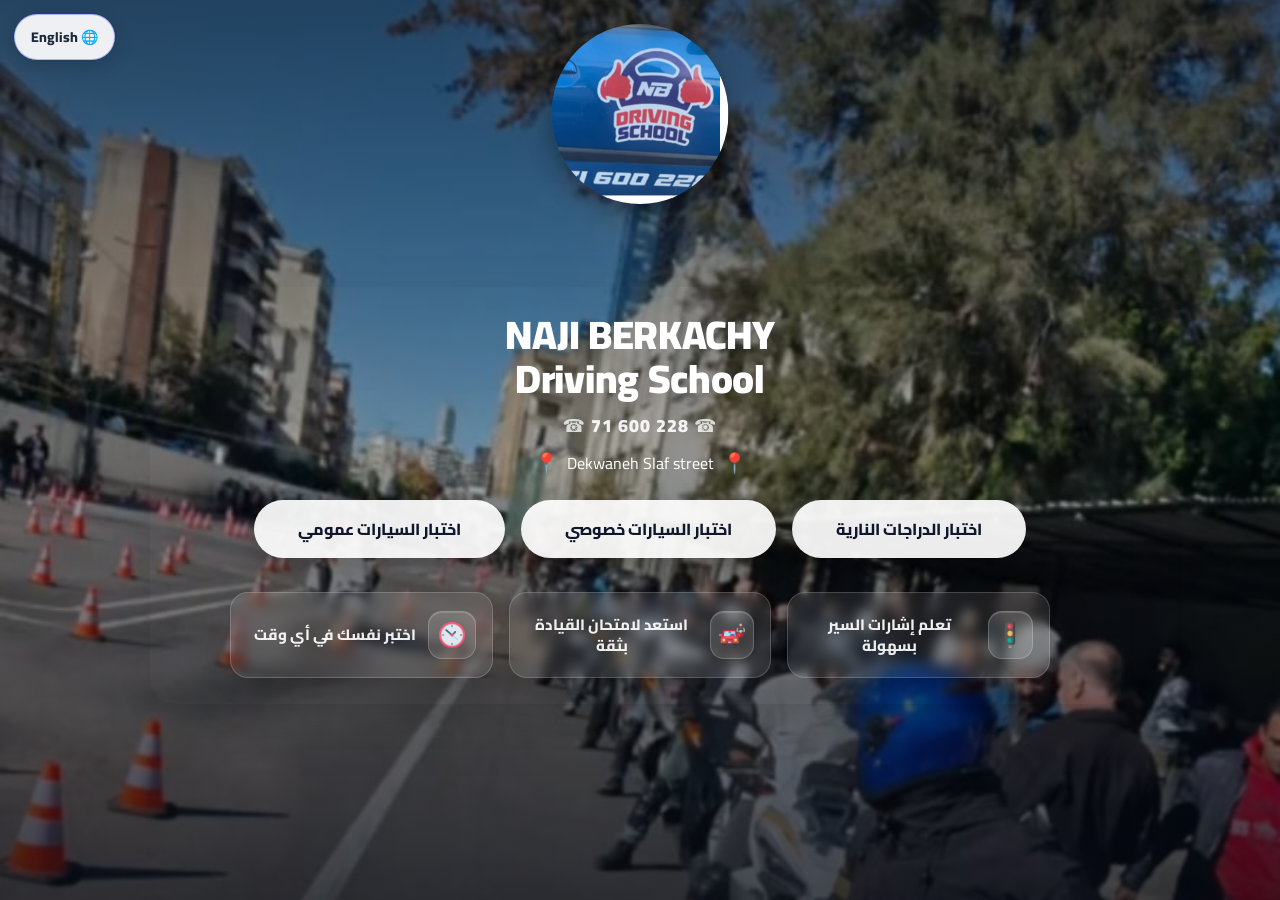
<file: index.html>
<!doctype html>
<html lang="ar" dir="rtl">

<head>
<link rel="preconnect" href="https://fonts.googleapis.com">
<link rel="preconnect" href="https://fonts.gstatic.com" crossorigin>
<link href="https://fonts.googleapis.com/css2?family=Cairo:wght@400;600;700;800;900&display=swap" rel="stylesheet">
  <meta name="format-detection" content="telephone=no">
  <meta charset="utf-8" />
  <meta name="viewport" content="width=device-width, initial-scale=1" />
  <meta name="format-detection" content="telephone=no">
  <title>Naji Berkachy Driving School</title>
  <link rel="stylesheet" href="style.css" />
</head>

<body>
  <!-- HERO -->
  <main class="landing-hero">
    <!-- Centered logo on top -->
    <div class="hero-logo">
      <img src="assets/logo.png?v=3" alt="Naji Berkachy Driving School">
    </div>
    <section class="glass">

      <h1 class="landing-title" dir="ltr">NAJI BERKACHY<br>Driving School</h1>
      <p class="landing-phone">71&nbsp;600&nbsp;228</p>
      <p class="landing-location">
   <a href="https://www.google.com/maps/search/?api=1&query=VGHW%2B63M%20Dekwaneh%2C%20Lebanon" target="_blank" style="color: inherit; text-decoration: none;">
    <span class="loc-emoji">📍</span>
    Dekwaneh Slaf street
    <span class="loc-emoji">📍</span>
   </a>
</p>

     
      <div class="landing-actions">
        <a class="landing-btn" href="quiz.html" data-i18n="home.moto">اختبار الدراجات النارية</a>
        <a class="landing-btn secondary" href="car_quiz.html" data-i18n="home.car">اختبار السيارات خصوصي</a>
        <a class="landing-btn third" href="red_quiz.html" data-i18n="home.public">اختبار السيارات عمومي</a>
      </div>


      <div class="feature-grid">

        <a class="feature-card" href="signs.html" style="text-decoration:none; color:inherit; cursor:pointer;">
  <div class="feature-badge">
    <img src="assets/icons/traffic.png" class="feature-icon" alt="">
  </div>
  <p class="feature-text" data-i18n="home.f1">تعلم إشارات السير بسهولة</p>
</a>



<a class="feature-card" href="car_quiz.html" style="text-decoration:none; color:inherit; cursor:pointer;">
  <div class="feature-badge">
    <img src="assets/icons/moto-car.png" class="feature-icon" alt="">
  </div>
  <p class="feature-text" data-i18n="home.f2">استعد لامتحان القيادة بثقة</p>
</a>

<a class="feature-card" href="quiz.html" style="text-decoration:none; color:inherit; cursor:pointer;">
  <div class="feature-badge">
    <img src="assets/icons/clock1.png" class="feature-icon" alt="">
  </div>
  <p class="feature-text" data-i18n="home.f3">اختبر نفسك في أي وقت</p>
</a>

      </div>
    </section>
  </main>

  <script src="i18n.js?v=1"></script>
</body>
</html>
</file>
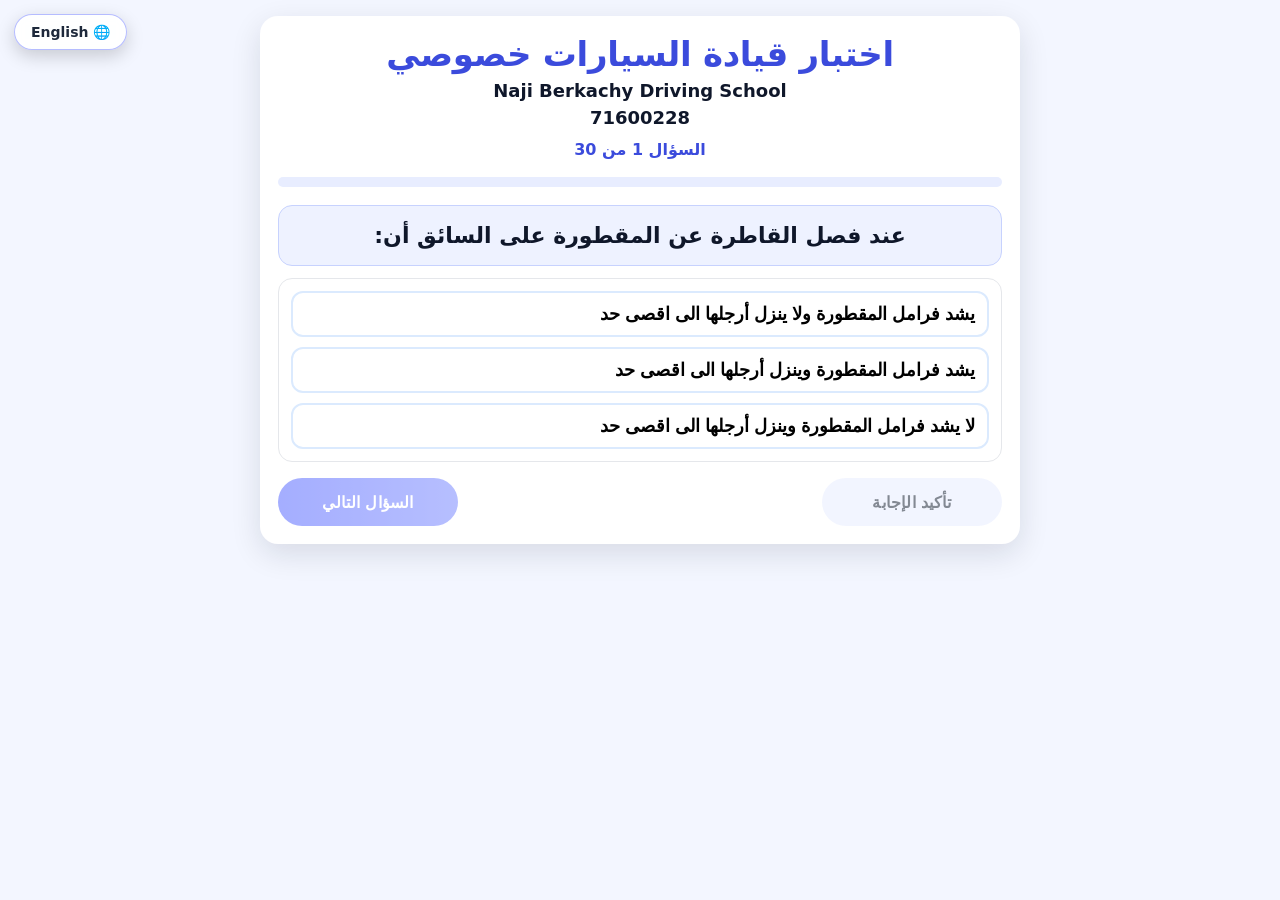
<file: car_quiz.html>
<!doctype html>
<html lang="ar" dir="rtl">
<head>
  <meta charset="utf-8" />
  <meta name="viewport" content="width=device-width, initial-scale=1" />
  <title data-i18n-title="quiz.pageTitle">الاختبار</title>
  <link rel="stylesheet" href="style.css" />
</head>
<body>
  <main class="page">
    <section class="card">

      <!-- QUIZ VIEW -->
      <div id="quizView">
        <div class="header">
          <h1 class="title small" data-i18n="quiz.title.car">اختبار قيادة السيارات خصوصي</h1>
          <div id="userName" class="sub user-name"></div>
          <div id="userPhone" class="sub user-phone"></div>
        </div>

        <div id="qCounterTop" class="counter-top"></div>
        <div id="progress" class="progress"></div>

        <div class="qbox">
          <img id="qImg" class="qimg hidden" alt="صورة السؤال" />
          <div id="qText" class="question"></div>
        </div>


        <div id="choices" class="choices"></div>

        <div id="feedback" class="feedback hidden"></div>

        <div class="actions">
          <button id="confirmBtn" class="btn btn-secondary" disabled data-i18n="quiz.confirm">تأكيد الإجابة</button>
          <button id="nextBtn" class="btn btn-primary" disabled data-i18n="quiz.next">السؤال التالي</button>
        </div>
      </div>

      <!-- RESULTS VIEW -->
      <div id="resultsView" class="hidden">
        <div class="header">
          <h1 class="title small" data-i18n="quiz.result">النتيجة</h1>
          <div id="resultUser" class="sub"></div>
        </div>

        <div id="scoreBox" class="score-box"></div>

        <div class="results-actions">
          <button id="retryBtn" class="btn btn-primary" data-i18n="quiz.retry">إعادة اختبار (30 سؤال)</button>
          <button id="homeBtn" class="btn btn-secondary" data-i18n="quiz.home">الرجوع للرئيسية</button>
        </div>

        <div id="reviewList" class="review-list"></div>
      </div>

    </section>
  </main>

  <script src="i18n.js?v=1"></script>
  <script src="car_app.js"></script>
</body>
</html>
</file>
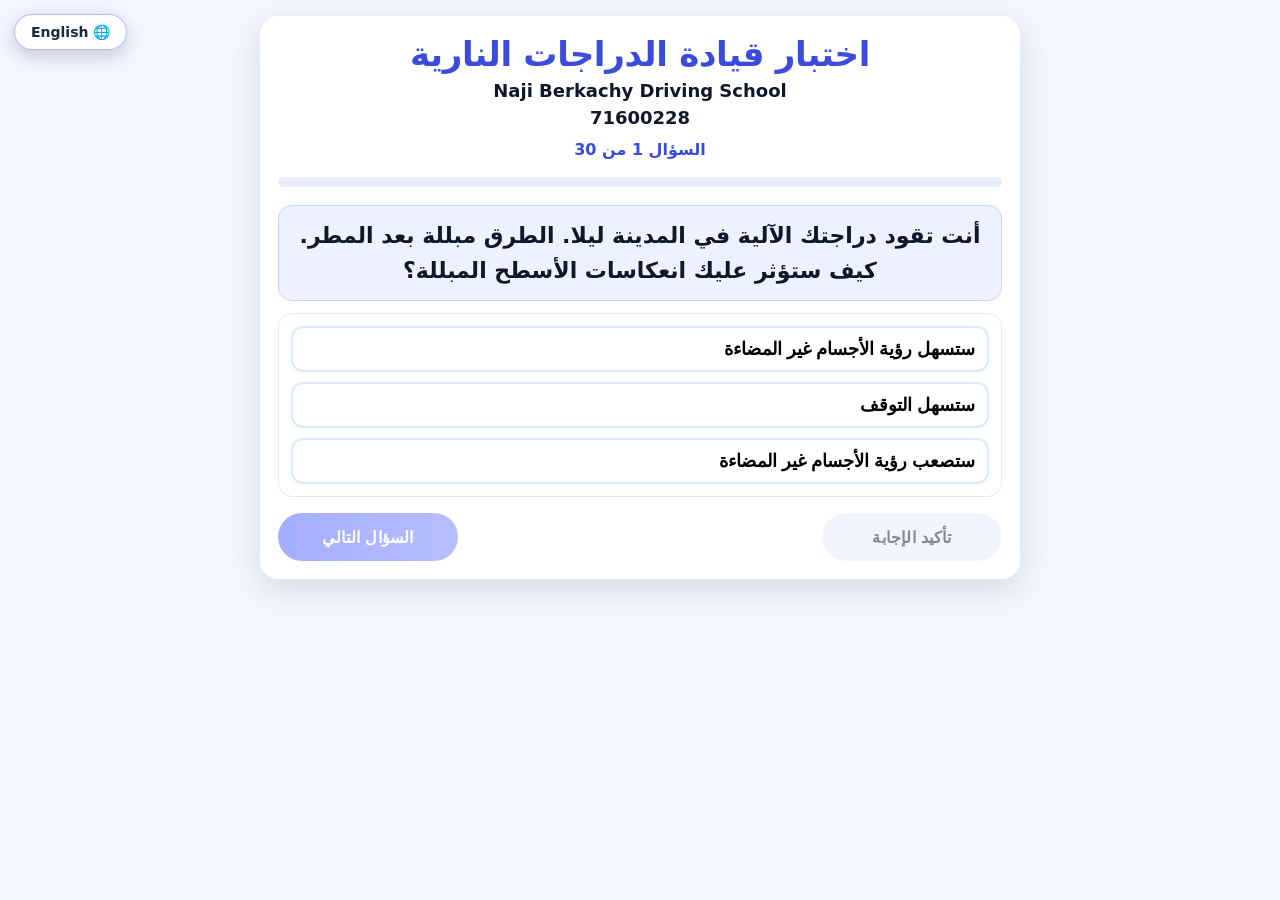
<file: quiz.html>
<!doctype html>
<html lang="ar" dir="rtl">
<head>
  <meta charset="utf-8" />
  <meta name="viewport" content="width=device-width, initial-scale=1" />
  <title data-i18n-title="quiz.pageTitle">الاختبار</title>
  <link rel="stylesheet" href="style.css" />
</head>
<body>
  <main class="page">
    <section class="card">

      <!-- QUIZ VIEW -->
      <div id="quizView">
        <div class="header">
          <h1 class="title small" data-i18n="quiz.title.moto">اختبار قيادة الدراجات النارية</h1>
          <div id="userName" class="sub user-name"></div>
          <div id="userPhone" class="sub user-phone"></div>
        </div>

        <div id="qCounterTop" class="counter-top"></div>
        <div id="progress" class="progress"></div>

        <div class="qbox">
          <img id="qImg" class="qimg hidden" alt="صورة السؤال" />
          <div id="qText" class="question"></div>
        </div>


        <div id="choices" class="choices"></div>

        <div id="feedback" class="feedback hidden"></div>

        <div class="actions">
          <button id="confirmBtn" class="btn btn-secondary" disabled data-i18n="quiz.confirm">تأكيد الإجابة</button>
          <button id="nextBtn" class="btn btn-primary" disabled data-i18n="quiz.next">السؤال التالي</button>
        </div>
      </div>

      <!-- RESULTS VIEW -->
      <div id="resultsView" class="hidden">
        <div class="header">
          <h1 class="title small" data-i18n="quiz.result">النتيجة</h1>
          <div id="resultUser" class="sub"></div>
        </div>

        <div id="scoreBox" class="score-box"></div>

        <div class="results-actions">
          <button id="retryBtn" class="btn btn-primary" data-i18n="quiz.retry">إعادة اختبار (30 سؤال)</button>
          <button id="homeBtn" class="btn btn-secondary" data-i18n="quiz.home">الرجوع للرئيسية</button>
        </div>

        <div id="reviewList" class="review-list"></div>
      </div>

    </section>
  </main>

  <script src="i18n.js?v=1"></script>
  <script src="app.js?v=20251228-1"></script>
</body>
</html>
</file>
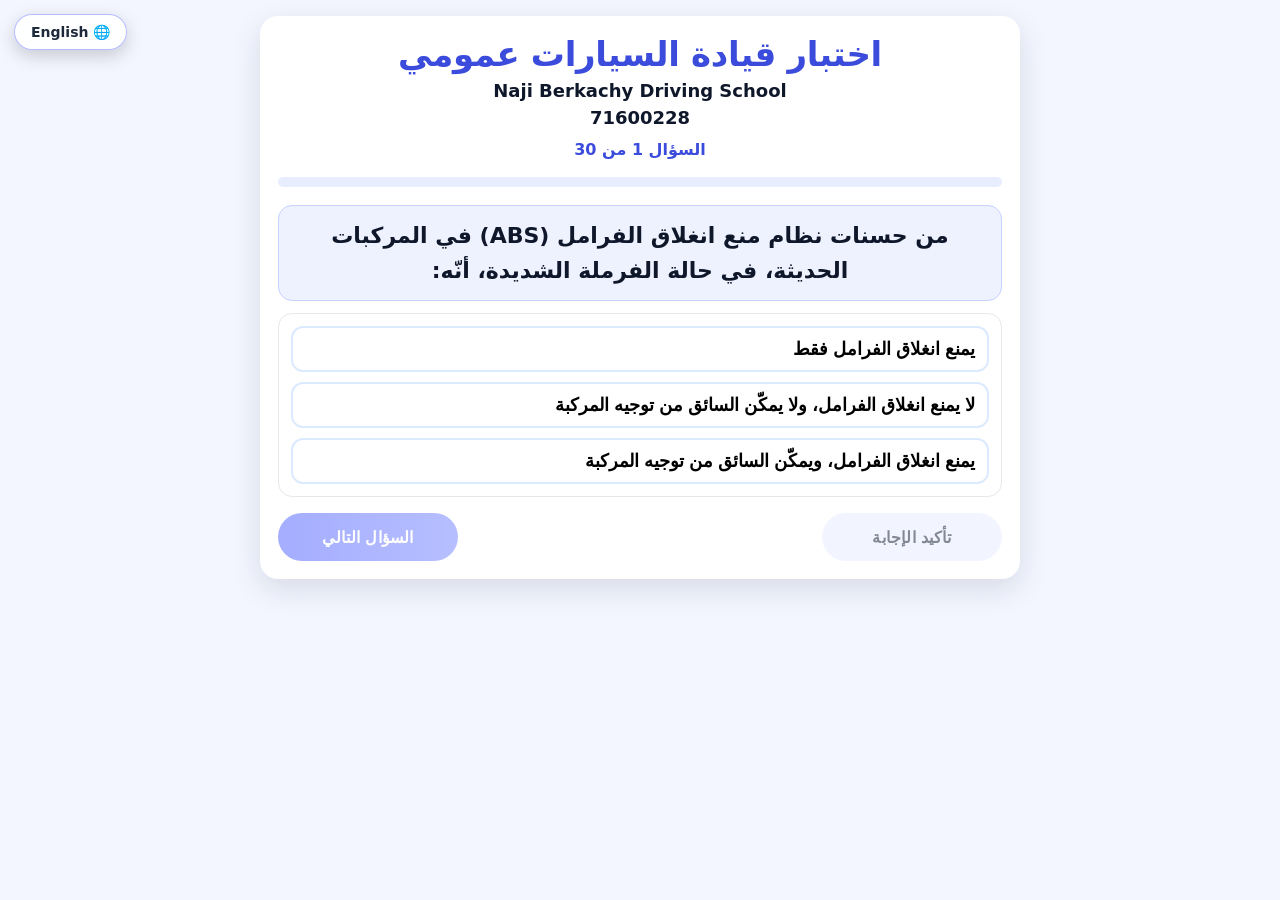
<file: red_quiz.html>
<!doctype html>
<html lang="ar" dir="rtl">
<head>
  <meta charset="utf-8" />
  <meta name="viewport" content="width=device-width, initial-scale=1" />
  <title data-i18n-title="quiz.pageTitle">الاختبار</title>
  <link rel="stylesheet" href="style.css" />
</head>
<body>
  <main class="page">
    <section class="card">

      <!-- QUIZ VIEW -->
      <div id="quizView">
        <div class="header">
          <h1 class="title small" data-i18n="quiz.title.public"> اختبار قيادة السيارات عمومي</h1>
          <div id="userName" class="sub user-name"></div>
          <div id="userPhone" class="sub user-phone"></div>
        </div>

        <div id="qCounterTop" class="counter-top"></div>
        <div id="progress" class="progress"></div>

        <div class="qbox">
          <img id="qImg" class="qimg hidden" alt="صورة السؤال" />
          <div id="qText" class="question"></div>
        </div>


        <div id="choices" class="choices"></div>

        <div id="feedback" class="feedback hidden"></div>

        <div class="actions">
          <button id="confirmBtn" class="btn btn-secondary" disabled data-i18n="quiz.confirm">تأكيد الإجابة</button>
          <button id="nextBtn" class="btn btn-primary" disabled data-i18n="quiz.next">السؤال التالي</button>
        </div>
      </div>

      <!-- RESULTS VIEW -->
      <div id="resultsView" class="hidden">
        <div class="header">
          <h1 class="title small" data-i18n="quiz.result">النتيجة</h1>
          <div id="resultUser" class="sub"></div>
        </div>

        <div id="scoreBox" class="score-box"></div>

        <div class="results-actions">
          <button id="retryBtn" class="btn btn-primary" data-i18n="quiz.retry">إعادة اختبار (30 سؤال)</button>
          <button id="homeBtn" class="btn btn-secondary" data-i18n="quiz.home">الرجوع للرئيسية</button>
        </div>

        <div id="reviewList" class="review-list"></div>
      </div>

    </section>
  </main>

  <script src="i18n.js?v=1"></script>
  <script src="red_app.js"></script>
</body>
</html>
</file>
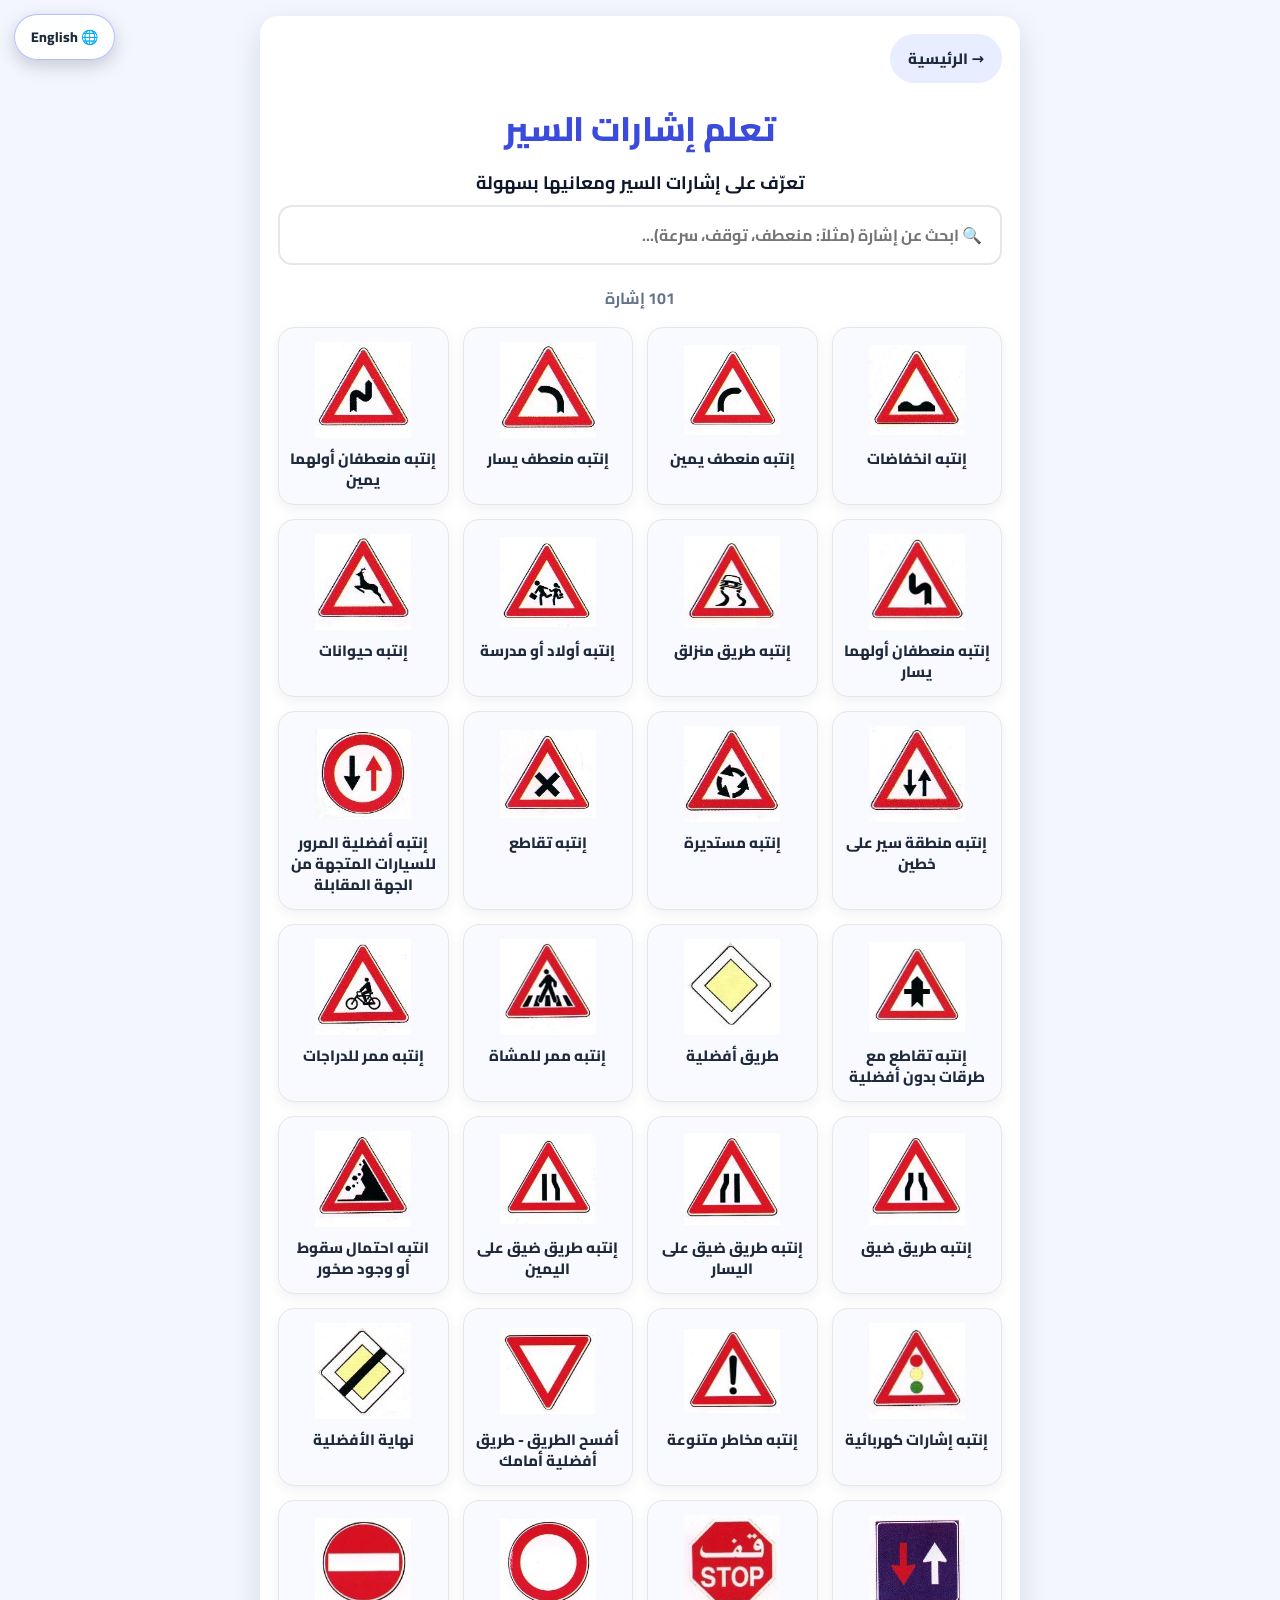
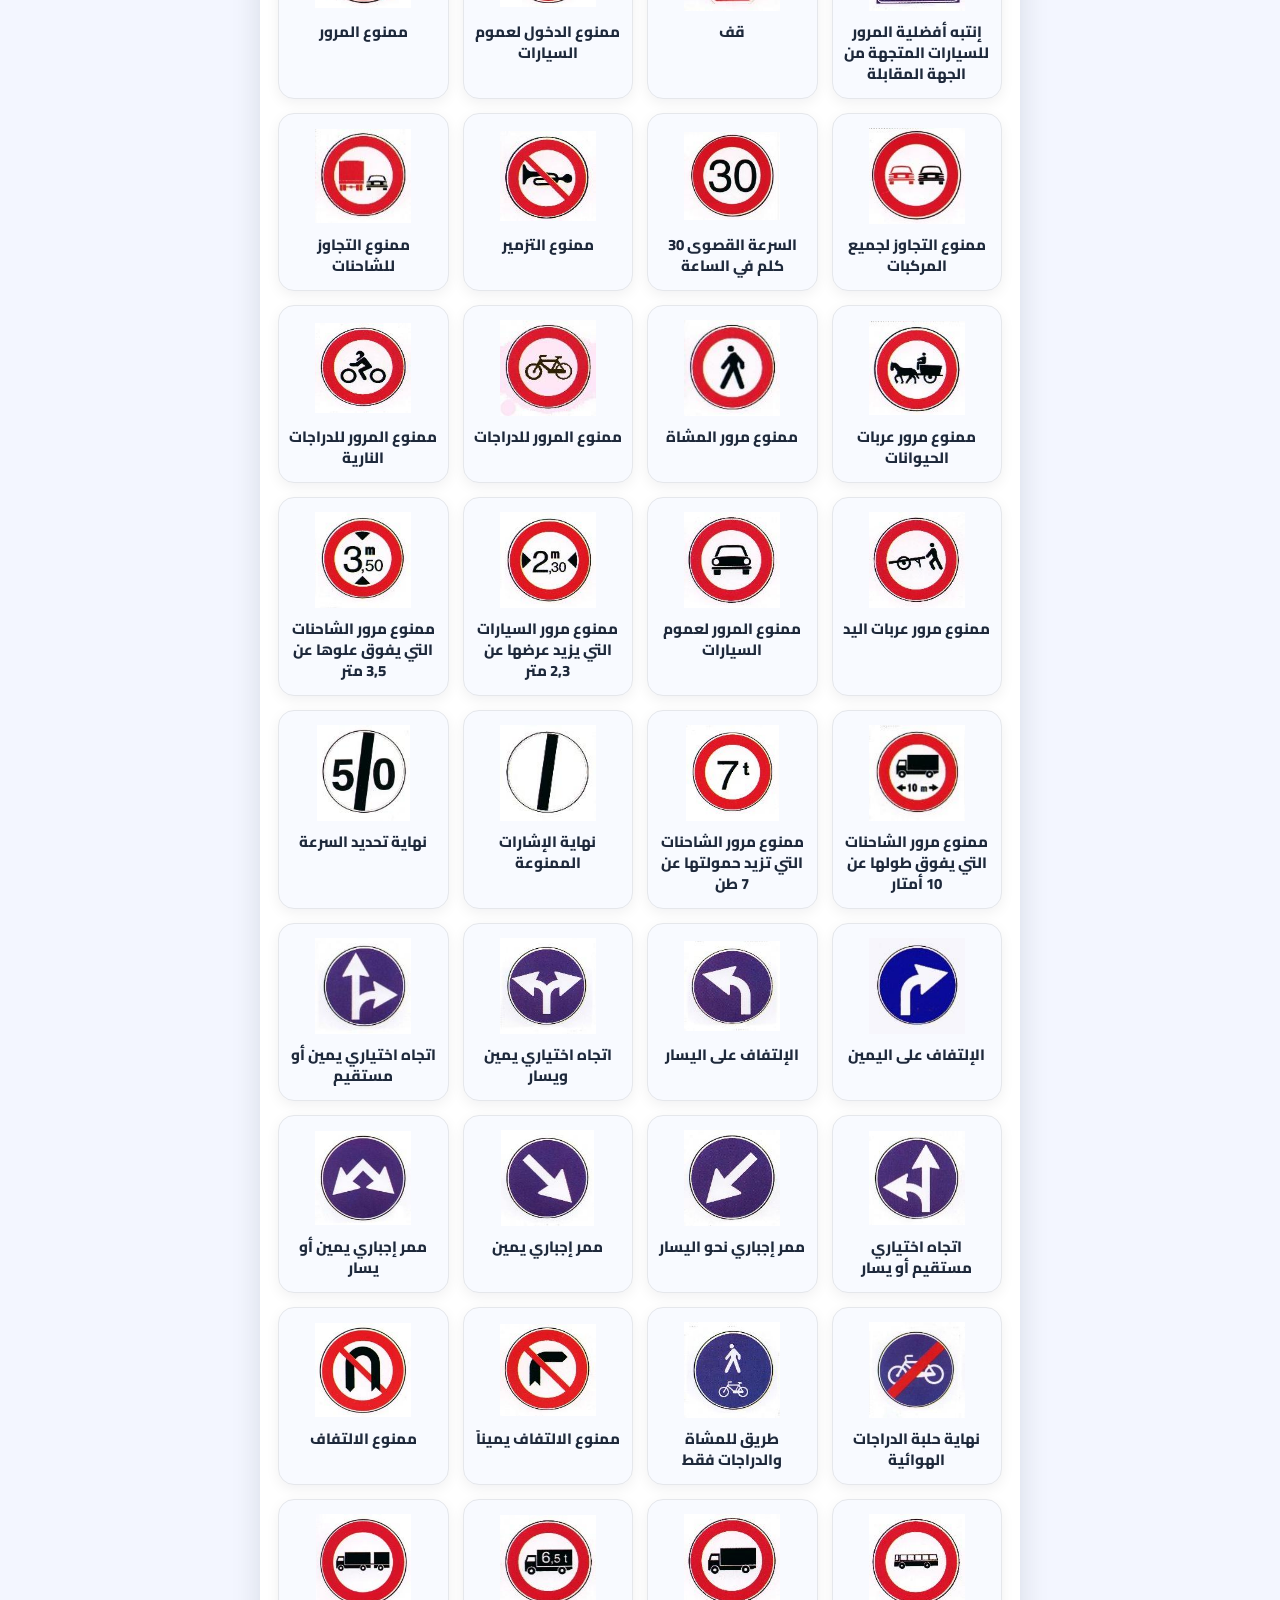
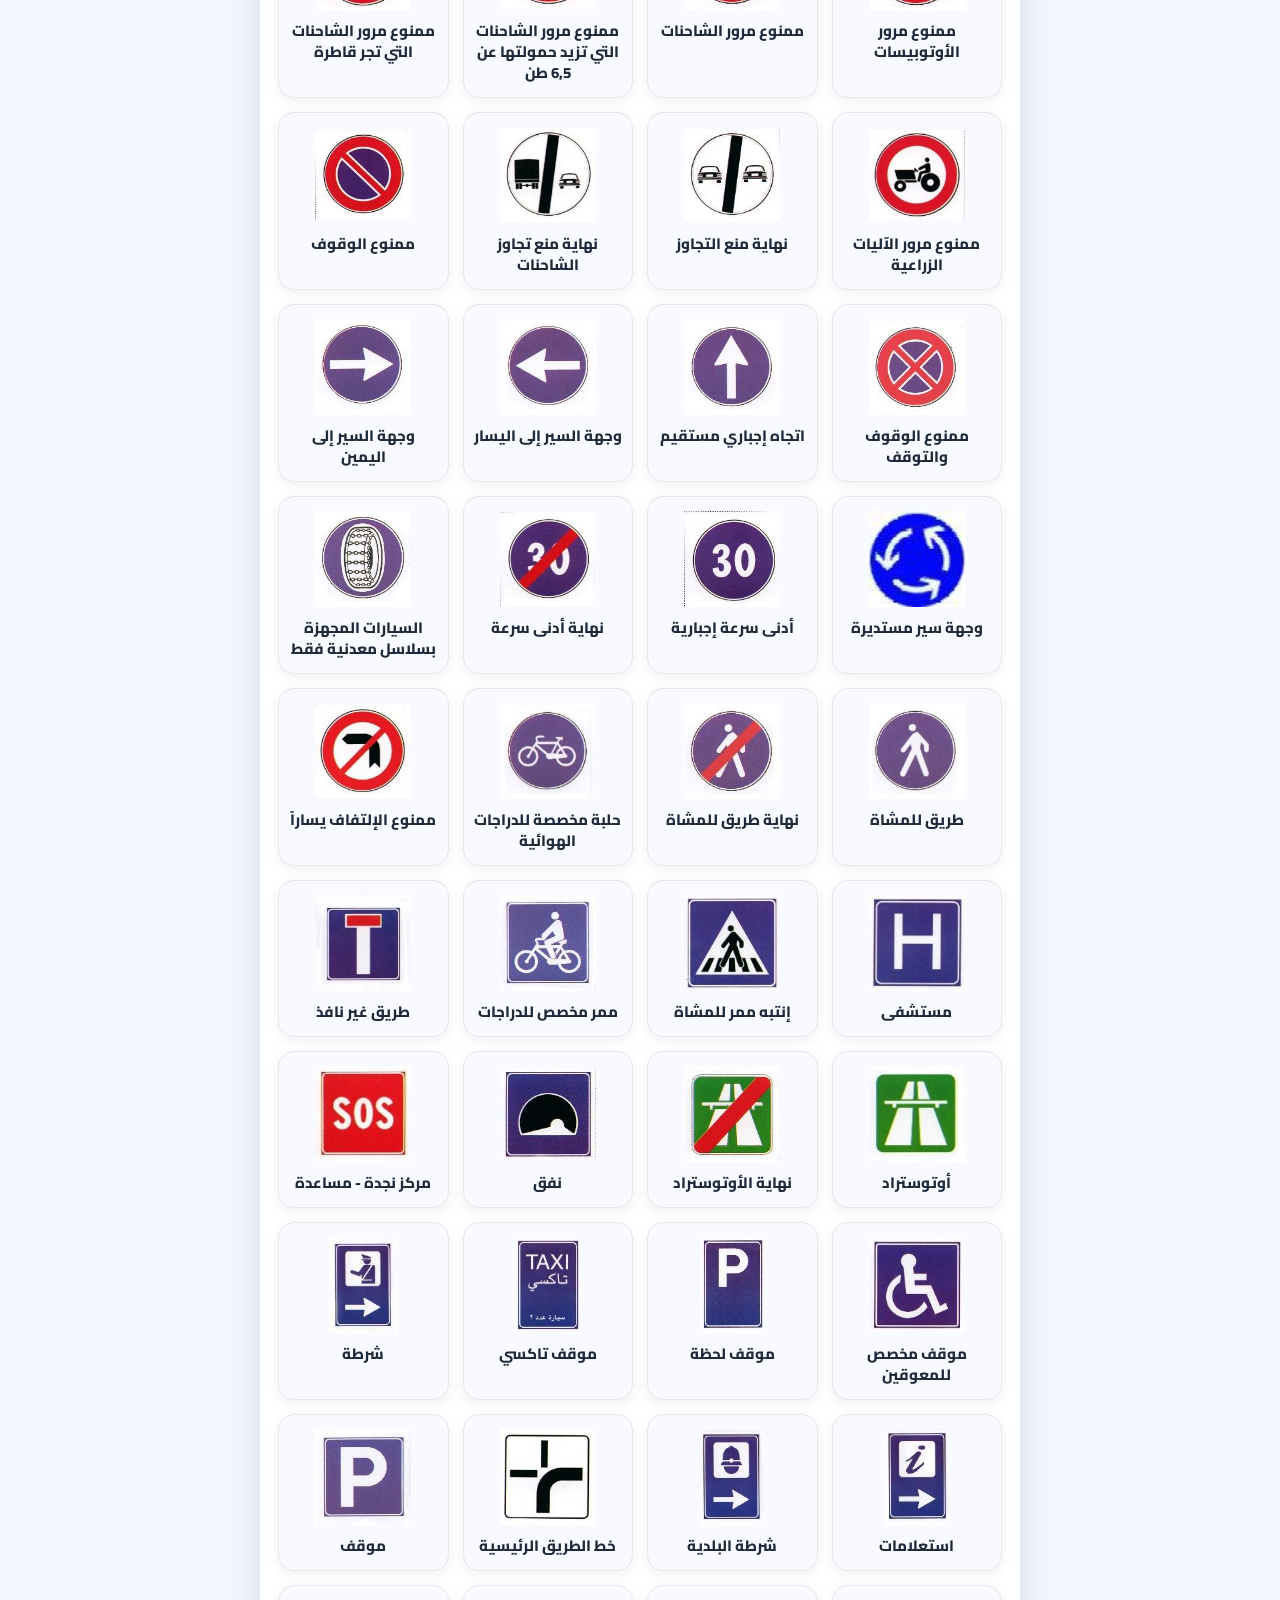
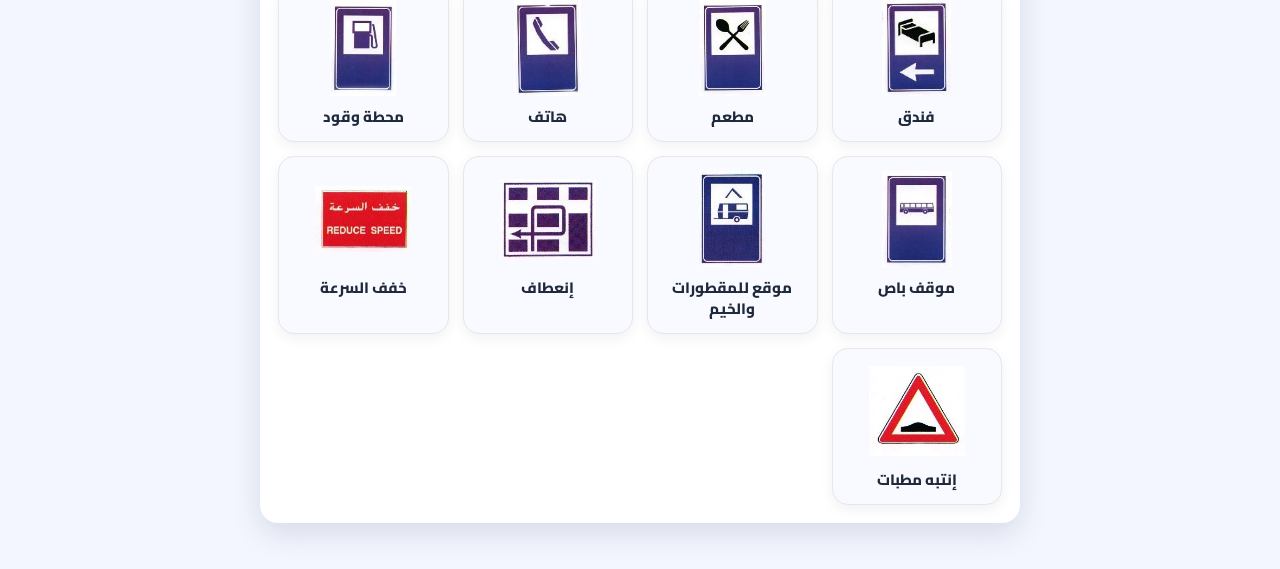
<file: signs.html>
<!doctype html>
<html lang="ar" dir="rtl">
<head>
  <meta charset="utf-8" />
  <meta name="viewport" content="width=device-width, initial-scale=1" />
  <meta name="format-detection" content="telephone=no">
  <title data-i18n-title="signs.title">تعلم إشارات السير</title>
  <link rel="preconnect" href="https://fonts.googleapis.com">
  <link rel="preconnect" href="https://fonts.gstatic.com" crossorigin>
  <link href="https://fonts.googleapis.com/css2?family=Cairo:wght@400;600;700;800;900&display=swap" rel="stylesheet">
  <link rel="stylesheet" href="style.css" />
</head>
<body>
  <main class="page">
    <section class="card">

      <div class="signs-topbar">
        <a class="back-btn" href="index.html" data-i18n="signs.back">→ الرئيسية</a>
      </div>

      <h1 class="title small" data-i18n="signs.title">تعلم إشارات السير</h1>
      <p class="sub" data-i18n="signs.sub">تعرّف على إشارات السير ومعانيها بسهولة</p>

      <input id="search" class="signs-search" type="text" inputmode="search"
             data-i18n-ph="signs.search"
             placeholder="🔍 ابحث عن إشارة (مثلاً: منعطف، توقف، سرعة)..." />

      <div id="count" class="signs-count"></div>

      <div id="grid" class="signs-grid"></div>
      <div id="empty" class="signs-empty hidden" data-i18n="signs.empty">لا توجد نتائج مطابقة للبحث.</div>

    </section>
  </main>

  <script src="i18n.js?v=1"></script>
  <script>
    const gridEl = document.getElementById('grid');
    const countEl = document.getElementById('count');
    const emptyEl = document.getElementById('empty');
    const searchEl = document.getElementById('search');
    const EN = window.I18N && window.I18N.isEn();
    let signs = [];

    function render(list){
      gridEl.innerHTML = '';
      if(list.length === 0){
        emptyEl.classList.remove('hidden');
      } else {
        emptyEl.classList.add('hidden');
      }
      const frag = document.createDocumentFragment();
      for(const s of list){
        const card = document.createElement('div');
        card.className = 'sign-card';
        const img = document.createElement('img');
        img.src = s.image;
        img.alt = s.meaning;
        img.loading = 'lazy';
        const p = document.createElement('div');
        p.className = 'sign-meaning';
        p.textContent = s.meaning;
        card.appendChild(img);
        card.appendChild(p);
        frag.appendChild(card);
      }
      gridEl.appendChild(frag);
      countEl.textContent = list.length + ' ' + (window.I18N ? window.I18N.t('signs.count') : 'إشارة');
    }

    function applyFilter(){
      const q = searchEl.value.trim().toLowerCase();
      if(!q){ render(signs); return; }
      const filtered = signs.filter(s => s.meaning.toLowerCase().includes(q));
      render(filtered);
    }

    searchEl.addEventListener('input', applyFilter);

    // Build the sign list from the car quiz data (single source of truth)
    fetch('car_questions.json')
      .then(r => r.json())
      .then(data => {
        const seen = new Set();
        for(const q of data){
          if(!q.image) continue;
          if(seen.has(q.image)) continue;
          seen.add(q.image);
          let meaning = '';
          if(EN && q.choices_en && q.choices_en[q.correctIndex]){
            meaning = q.choices_en[q.correctIndex];
          } else if(q.choices && q.choices[q.correctIndex]){
            meaning = q.choices[q.correctIndex];
          }
          signs.push({ image: q.image, meaning });
        }
        render(signs);
      })
      .catch(() => {
        countEl.textContent = window.I18N && window.I18N.isEn()
          ? 'Could not load signs. Please refresh.'
          : 'تعذّر تحميل الإشارات. حاول تحديث الصفحة.';
      });
  </script>
</body>
</html>
</file>
<file: style.css>
:root{
  --bg:#f3f6ff;
  --card:#ffffff;
  --text:#0f172a;
  --muted:#64748b;
  --primary:#5b6cff;
  --primary2:#7c8bff;
  --border:#e5e7eb;

  --ok-bg:#d1fae5;
  --ok-bd:#10b981;
  --bad-bg:#fee2e2;
  --bad-bd:#ef4444;

  /* landing page glass */
  --glass: rgba(15, 23, 42, 0);
  --glass2: rgba(255,255,255,.08);

  --shadow: 0 20px 60px rgba(0,0,0,.10);
}

*{box-sizing:border-box; margin: 0; padding: 0;}
html,body{height:auto; min-height: 100%;}
body { display: flex; flex-direction: column; }


/* Fix Android tap issues / remove delay */
button, .btn, .choice, a {
  touch-action: manipulation;
  -webkit-tap-highlight-color: transparent;
}

/* On touch devices, disable hover effects that can “stick” */
@media (hover: none) {
  .choice:hover { transform: none; }
  .landing-btn:hover { transform: none; }
}

body{
  margin: 0;
  font-family: "Cairo", system-ui, -apple-system, BlinkMacSystemFont, sans-serif;
  background: var(--bg);
  color: var(--text);
}
h1, h2, h3{
  font-weight: 900;
  letter-spacing: -.3px;
}

.hero-title{
  font-weight: 900;
}

.hero-sub,
.feature-text{
  font-weight: 700;
}

.btn{
  font-size:16px;
  padding:14px 28px;
  border-radius:999px;
  letter-spacing:.2px;
}



/* =====================================================
   QUIZ / GENERAL LAYOUT (your original)
===================================================== */

.page{
  flex: 1;
  display:flex;
  align-items:flex-start;
  justify-content:center;
  padding:16px;
  padding-top: max(16px, env(safe-area-inset-top));
  min-height: auto;
}

.card{
  width: min(760px, 100%);
  background: var(--card);
  border-radius: 18px;
  padding: 18px;
  box-shadow: 0 10px 30px rgba(15,23,42,.12);
  margin-bottom: 30px;
}


.title{
  margin:0;
  text-align:center;
  color:#3b4bdc;
  font-size:44px;
  font-weight:800;
}
.title.small{font-size:34px}

.sub{
  text-align:center;
  color:var(--text);
  margin-top:6px;
  font-size:18px;
  font-weight:700;
}

.sub-lite{
  font-weight:700;
  color:var(--muted);
  margin-top:10px;
}

.counter-top{
  text-align:center;
  color:#3b4bdc;
  font-weight:800;
  margin-top:12px;
  margin-bottom:6px;
}

.progress{
  margin:18px 0;
  height:10px;
  background:#e8edff;
  border-radius:999px;
  overflow:hidden;
}
.progress::after{
  content:"";
  display:block;
  height:100%;
  width:var(--p, 0%);
  background:linear-gradient(90deg, var(--primary), var(--primary2));
}

.qbox{
  background:#eef2ff;
  border:1px solid #c7d2fe;
  border-radius:14px;
  padding:12px;
}

.question{
  font-size:22px;
  font-weight:800;
  text-align:center;
  line-height:1.6;
}

/* IMAGE QUESTION */
.qimg{
  width:100%;
  max-height: 180px;   /* was 260 */
  object-fit: contain;
  display:block;
  margin:0 auto 8px;
  border-radius:12px;
  background:white;
  border:1px solid #c7d2fe;
  padding:8px;
}

/* CHOICES */
.choices{
  margin-top:12px;
  display:grid;
  gap:10px;
  padding:12px;
  border:1px solid var(--border);
  border-radius:14px;
}

.choice{
  border:2px solid #dbeafe;
  background:#fff;
  border-radius:12px;
  padding:10px 12px;   /* was 14px 16px */
  font-size:18px;      /* was 20px */
  font-weight:800;
  cursor:pointer;
  display:flex;
  justify-content:space-between;
  transition:.15s;
}

.choice:hover{transform:translateY(-1px)}
.choice.selected{
  border-color:#1d4ed8;
  background:#3b82f6;
  color:white;
}
.choice.correct{
  border-color:var(--ok-bd);
  background:var(--ok-bg);
  color:#065f46;
}
.choice.wrong{
  border-color:var(--bad-bd);
  background:var(--bad-bg);
  color:#7f1d1d;
}

/* FEEDBACK */
.feedback{
  display: none !important;
}


/* BUTTONS */
.actions{
  margin-top:16px;
  display:flex;
  gap:12px;
  justify-content:space-between;
  align-items:center;
  flex-wrap:wrap;
}

.btn{
  border:none;
  border-radius:999px;
  padding:14px 18px;
  font-size:16px;
  font-weight:900;
  cursor:pointer;
  min-height: 48px;
  min-width: 180px;
  width: auto;
  display: inline-flex;
  align-items: center;
  justify-content: center;
}
.btn-primary{background:linear-gradient(90deg, var(--primary), var(--primary2)); color:white;}
.btn-secondary{background:#e8edff; color:#1e293b;}
.btn:disabled{opacity:.55; cursor:not-allowed;}

/* RESULTS */
.score-box{
  margin:10px auto 18px;
  padding:16px;
  border:1px solid var(--border);
  border-radius:14px;
  background:#f8fafc;
  text-align:center;
}
.score-title{font-weight:900; color:var(--muted);}
.score-value{
  font-size:34px;
  font-weight:900;
  margin-top:6px;
  color:#3b4bdc;
}

.results-actions{
  display:flex;
  gap:12px;
  justify-content:space-between;
  flex-wrap:wrap;
  margin-bottom:16px;
}

.result-status{
  margin-top: 12px;
  font-size: 22px;
  font-weight: 900;
}

.result-status.pass{
  color: #16a34a; /* green */
}

.result-status.fail{
  color: #dc2626; /* red */
}


/* REVIEW */
.review-list{display:grid; gap:12px; margin-top:10px;}
.review-item{border:1px solid var(--border); border-radius:14px; padding:14px; background:#fff;}
.review-q{background:#eef2ff; border:1px solid #c7d2fe; border-radius:12px; padding:12px;}
.review-num{font-weight:900; color:#3b4bdc; margin-bottom:6px;}
.review-text{font-weight:900; line-height:1.7;}
.review-answers{margin-top:10px; display:grid; gap:8px;}
.ans-row{padding:10px 12px; border-radius:12px; border:2px solid transparent; display:flex; gap:10px;}
.ans-label{font-weight:900; min-width:80px;}
.ans-value{font-weight:800;}
.ans-ok{background:var(--ok-bg); border-color:var(--ok-bd); color:#065f46;}
.ans-bad{background:var(--bad-bg); border-color:var(--bad-bd); color:#7f1d1d;}

.hidden{display:none !important;}

/* =====================================================
   LANDING PAGE (new) — uses different class names
===================================================== */

.topbar{
  position: absolute;
  top: 0;
  left: 0;
  right: 0;
  z-index: 20;

  display: flex;
  justify-content: center;
  align-items: center;

  padding: 18px 0;
  background: transparent;
}

.nav-home{
  color: white;
  text-decoration: none;
  font-weight: 900;
  font-size: 16px;
  opacity: .95;
}

.nav-home:hover{
  opacity: 1;
}


.landing-hero{
  min-height: 100vh;
  position: relative;

  background-image: url("assets/her1.jpeg");
  background-size: cover;
  background-repeat: no-repeat;
  background-position: center 10%;

  display:flex;
  align-items:center;
  justify-content:center;

  padding: 90px 18px 40px;
  text-align:center;
  color: #fff;
}

.landing-location a {
  color: inherit !important;
  text-decoration: none;
  -webkit-tap-highlight-color: transparent;
}

.landing-location a:hover {
  text-decoration: underline;
}

.landing-location a,
.landing-location a:link,
.landing-location a:visited,
.landing-location a:hover,
.landing-location a:active,
.landing-location a:focus {
  color: inherit !important;
  text-decoration: none !important;
  -webkit-text-fill-color: inherit !important;
}




/* overlay/vignette — DOES NOT block clicks */

.landing-hero::before{
  content:"";
  position:absolute;
  inset:0;
  background:
    linear-gradient(
      to bottom,
      rgba(5,10,20,.65),
      rgba(5,10,20,.35),
      rgba(5,10,20,.75)
    );
  z-index:0;
}
.hero > *{
  position:relative;
  z-index:1;
}

.landing-phone{
  margin: 8px 0 4px;
  font-size: 18px;
  font-weight: 900;
  letter-spacing: 1px;
  color: rgba(255,255,255,.9);
}

.landing-phone::after{
  content: " ☎ ";
  opacity: .85;
}

.landing-phone::before{
  content: " ☎ ";
  opacity: .85;
}

.landing-location{
  display: flex;
  justify-content: center;   /* 🔥 center horizontally */
  margin-top: 6px;
  white-space: nowrap;
}

.landing-location a{
  display: inline-flex;
  align-items: center;
  gap: 8px;

  flex-direction: row-reverse; /* pin on the RIGHT */
  color: rgba(255,255,255,.85);
  text-decoration: none;
}

.loc-emoji{
  font-size: 20px;
  line-height: 1;
  color: #ffffff;
}

.landing-phone{
  margin-bottom: 2px;
}


.glass{
  margin-top: 40px; /* increased space for logo */
  position: relative;
  z-index: 2;

  width: min(980px, 100%);
  padding: 26px 28px;
  border-radius: 26px;

  background: var(--glass);
  backdrop-filter: blur(px);
  -webkit-backdrop-filter: blur(px);

  box-shadow: var(--shadow);
}

.landing-title{
  margin: 0 auto;
  font-size: 40px;
  font-weight: 900;
  color: #fff;
  line-height: 1.1;
  max-width: 500px;
}

.landing-subtitle{
  margin: 12px 0 0;
  font-size: 18px;
  font-weight: 700;
  color: rgba(255,255,255,.86);
}

/* CTA */
/* CTA buttons container */
.landing-actions{
  margin-top: 22px;
  display: flex;
  gap: 16px;
  justify-content: center;
  flex-wrap: wrap;
}

/* SAME button style */
.landing-btn{
  padding: 14px 44px;     /* ⬅ smaller than before */
  font-size: 16px;        /* ⬅ smaller text */
  font-weight: 800;

  border-radius: 999px;
  background: rgba(255,255,255,0.92);
  color: #0f172a;

  text-decoration: none;
  border: none;

  min-width: 220px;       /* keeps same width */
  text-align: center;

  box-shadow: 0 10px 26px rgba(0,0,0,.25);
  transition: 0.2s ease;
}

.landing-btn:hover{
  transform: translateY(-2px);
  background: #ffffff;
}


.phone-line{
  direction:ltr;
  unicode-bidi: plaintext;
}

/* Features */
/* Features (more professional) */
.feature-grid{
  margin-top: 34px;
  display: grid;
  grid-template-columns: repeat(3, minmax(0, 1fr));
  gap: 16px;
  width: min(820px, 100%);
  margin-left: auto;
  margin-right: auto;
}

.feature-card{
  padding: 18px 16px;
  border-radius: 18px;

  /* real glass surface */
  background: rgba(255,255,255,.08);
  border: 1px solid rgba(255,255,255,.16);

   backdrop-filter: blur(6px);
  border:1px solid rgba(255,255,255,.18);
  -webkit-backdrop-filter: blur(10px);

  box-shadow: 0 14px 40px rgba(0,0,0,.25);

  display: flex;
  align-items: center;
  gap: 12px;

  transition: transform .18s ease, border-color .18s ease, background .18s ease;
}

.feature-card:hover{
  transform: translateY(-2px);
  border-color: rgba(255,255,255,.28);
  background: rgba(255,255,255,.10);
}

.feature-badge{
  width: 48px;
  height: 48px;
  border-radius: 14px;

  display: grid;
  place-items: center;

  background: rgba(255,255,255,.14);
  border: 1px solid rgba(255,255,255,.20);
  box-shadow: inset 0 1px 0 rgba(255,255,255,.15);
}

.feature-icon{
  width: 26px;
  height: 26px;
  object-fit: contain;

  /* helps “cheap” PNGs look better */
  filter: drop-shadow(0 6px 10px rgba(0,0,0,.25));
  opacity: .95;
}

.feature-text{
  margin: 0;
  font-size: 15px;
  font-weight: 800;
  line-height: 1.4;
  color: rgba(255,255,255,.92);
}

/* Responsive */
@media (max-width: 820px){
  .feature-grid{ grid-template-columns: 1fr; }
  .feature-card{ padding: 16px; }
}

/* =========================
   Mobile polish
========================= */

/* Prevent horizontal scroll */
html, body { overflow-x: hidden; }

/* Better tap targets */
button, a { -webkit-tap-highlight-color: transparent; }

@media (max-width: 768px){

  /* hero spacing */
   .page {
    padding: 12px;
    padding-top: max(12px, env(safe-area-inset-top));
  }

  .card {
    padding: 14px;
    border-radius: 16px;
    margin-bottom: 20px;
  }

  .title{
    font-size: 28px;
  }
  .title.small{
    font-size: 24px;
  }

  .actions {
    margin-top: 14px;
    gap: 10px;
  }

  .btn {
    min-width: 120px;
    padding: 12px 16px;
    font-size: 15px;
    min-height: 44px;
  }

  .choice {
    padding: 12px 14px;
    font-size: 15px;
    min-height: 44px;
  }

  .qimg {
    max-height: 160px;
    padding: 6px;
  }

  .question {
    font-size: 18px;
  }

  /* nav */
  .nav{
    position: relative;   /* keeps it nice while scrolling */
    top: 0;
    padding: 10px 0;
    z-index: 20;
  }
  .nav a{
    font-size: 14px;
    padding: 8px 12px;
    border-radius: 999px;
    background: rgba(0,0,0,.20);
    backdrop-filter: blur(8px);
  }

  /* title + phone */
  .hero-title{
    font-size: clamp(30px, 8vw, 42px);
    line-height: 1.15;
    margin-top: 18px;
    text-shadow: 0 10px 26px rgba(0,0,0,.45);
  }

  .hero-phones{
    flex-wrap: wrap;
    justify-content: center;
    gap: 10px;
    font-size: 15px;
  }

  .hero-sub{
    font-size: 14px;
    opacity: .92;
    margin-top: 6px;
  }

  /* buttons: stack + full width */
  .btn-row{
    display: grid;
    grid-template-columns: 1fr;
    gap: 12px;
    width: min(420px, 100%);
    margin: 18px auto 0;
  }
  .btn{
    width: 100%;
    padding: 14px 18px;
    font-size: 16px;
    border-radius: 999px;
  }

  /* feature cards: single column */
  .feature-grid{
    grid-template-columns: 1fr;
    gap: 12px;
    width: min(520px, 100%);
    margin-top: 22px;
    padding-bottom: calc(14px + env(safe-area-inset-bottom));
  }
  .feature-card{
    padding: 14px 14px;
    border-radius: 16px;
    backdrop-filter: blur(6px);
  }
  .feature-badge{
    width: 44px;
    height: 44px;
    border-radius: 14px;
  }
  .feature-icon{
    width: 24px;
    height: 24px;
  }
  .feature-text{
    font-size: 15px;
    line-height: 1.35;
  }
}

/* super small phones */
@media (max-width: 380px){
  .hero-title{ font-size: 30px; }
  .btn{ font-size: 15px; padding: 13px 16px; }
  .hero-phones{ font-size: 14px; }
}

/* Samsung Internet / Android touch fixes */
html, body {
  -webkit-text-size-adjust: 100%;
}

button, .choice, .btn, a {
  touch-action: manipulation;
  -ms-touch-action: manipulation;
  -webkit-tap-highlight-color: transparent;
  user-select: none;
  -webkit-user-select: none;
}

/* Prevent “hover stuck” on Samsung Internet */
@media (max-width: 380px){
  .btn {
    min-width: 100px;
    padding: 11px 14px;
    font-size: 14px;
    min-height: 40px;
  }

  .choice {
    padding: 11px 12px;
    font-size: 14px;
    min-height: 40px;
  }

  .title.small {
    font-size: 20px;
  }

  .question {
    font-size: 16px;
  }
}

html, body {
  -webkit-text-size-adjust: 100%;
  overflow-x: hidden;
  height: auto;
  min-height: 100%;
}

button, .choice, .btn, a {
  touch-action: manipulation;
  -ms-touch-action: manipulation;
  -webkit-tap-highlight-color: transparent;
  user-select: none;
  -webkit-user-select: none;
}

/* Prevent “hover stuck” on Samsung Internet */
@media (hover: none) {
  .choice:hover,
  button:hover {
    transform: none !important;
    filter: none !important;
  }
}

/* =========================
   HERO LOGO (top center)
========================= */
.hero-logo {
  position: absolute;
  top: 24px;              /* distance from top */
  left: 50%;
  transform: translateX(-50%);
  z-index: 30;            /* above overlay */
  pointer-events: auto;
}

.hero-logo img {
  height: 180px;           /* desktop size - increased */
  width: auto;
  display: block;
  border-radius: 50%;
  box-shadow: 0 8px 24px rgba(0, 0, 0, 0.35);
}

/* Mobile */
@media (max-width: 768px) {
  .hero-logo {
    top: 14px;
    left: 50%;
    transform: translateX(-50%);
  }

  .hero-logo img {
    height: 130px;
  }
}

/* =====================================================
   LANGUAGE TOGGLE BUTTON
===================================================== */
.lang-toggle{
  position: fixed;
  top: 14px;
  inset-inline-end: 14px;   /* right in RTL, right in LTR */
  z-index: 9999;
  background: rgba(255,255,255,.92);
  color: #1e293b;
  border: 1.5px solid rgba(91,108,255,.45);
  font-family: inherit;
  font-weight: 800;
  font-size: 14px;
  padding: 9px 16px;
  border-radius: 999px;
  cursor: pointer;
  box-shadow: 0 6px 18px rgba(0,0,0,.18);
  backdrop-filter: blur(6px);
  -webkit-backdrop-filter: blur(6px);
}
.lang-toggle:active{ transform: scale(.96); }

/* =====================================================
   SIGNS LEARNING PAGE
===================================================== */
.signs-topbar{
  display:flex;
  align-items:center;
  justify-content:space-between;
  gap:12px;
  margin-bottom:14px;
}
.back-btn{
  display:inline-flex;
  align-items:center;
  gap:6px;
  background:#e8edff;
  color:#1e293b;
  text-decoration:none;
  font-weight:800;
  font-size:15px;
  padding:10px 18px;
  border-radius:999px;
  white-space:nowrap;
}
.back-btn:active{ transform:scale(.97); }

.signs-search{
  width:100%;
  margin:6px 0 18px;
  padding:13px 18px;
  border:2px solid var(--border);
  border-radius:14px;
  font-family:inherit;
  font-size:16px;
  font-weight:700;
  color:var(--text);
  outline:none;
}
.signs-search:focus{ border-color:var(--primary); }

.signs-count{
  text-align:center;
  color:var(--muted);
  font-weight:700;
  margin-bottom:14px;
}

.signs-grid{
  display:grid;
  grid-template-columns:repeat(auto-fill, minmax(150px, 1fr));
  gap:14px;
}
.sign-card{
  background:#f8faff;
  border:1px solid var(--border);
  border-radius:16px;
  padding:14px 10px;
  display:flex;
  flex-direction:column;
  align-items:center;
  gap:10px;
  text-align:center;
  box-shadow:0 4px 14px rgba(15,23,42,.06);
}
.sign-card img{
  width:96px;
  height:96px;
  object-fit:contain;
}
.sign-meaning{
  font-weight:800;
  font-size:15px;
  color:#1e293b;
  line-height:1.4;
}
.signs-empty{
  text-align:center;
  color:var(--muted);
  font-weight:700;
  padding:30px 0;
}
@media (max-width:600px){
  .signs-grid{ grid-template-columns:repeat(2, 1fr); gap:10px; }
  .sign-card img{ width:84px; height:84px; }
  .sign-meaning{ font-size:13.5px; }
}
</file>
